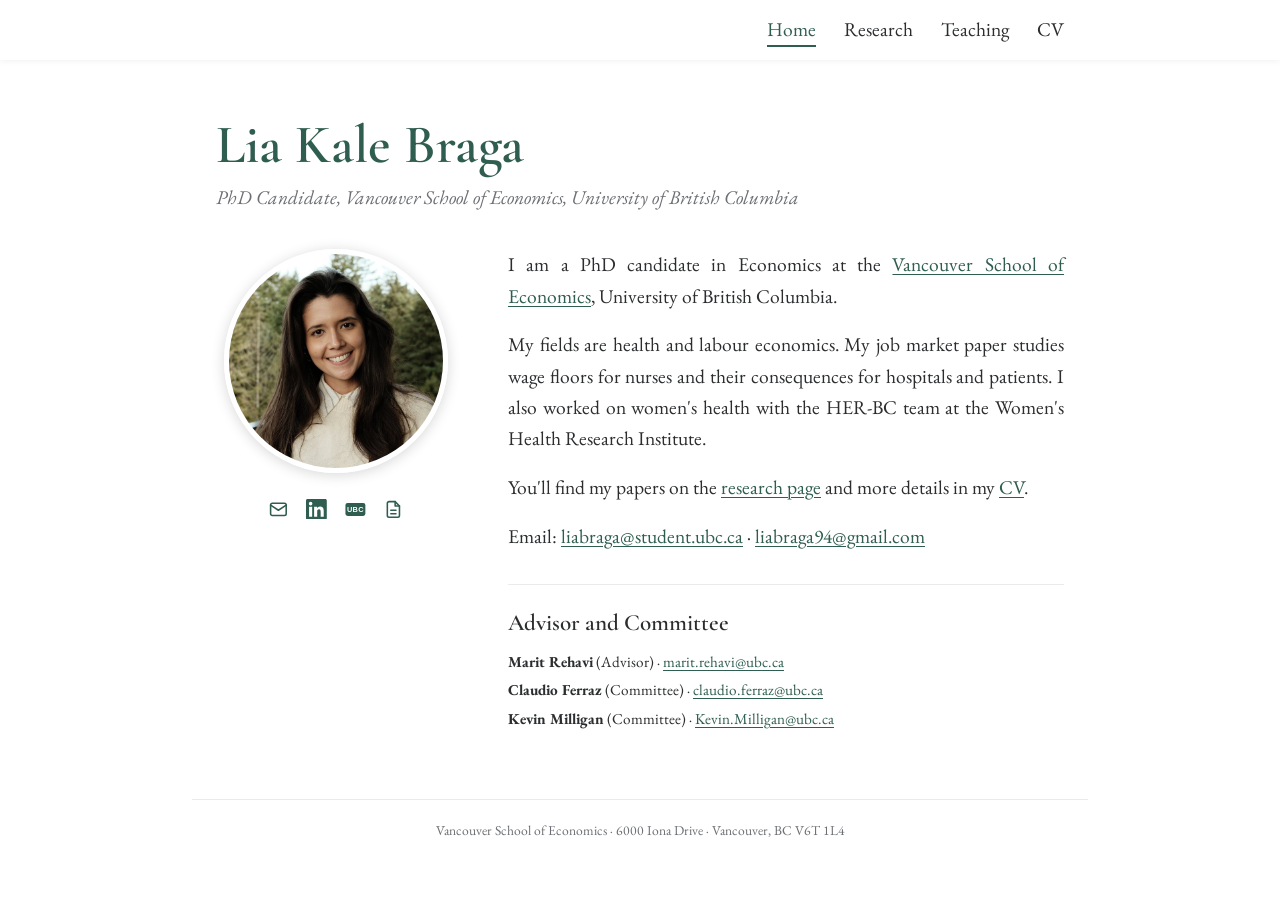
<file: index.html>
<!doctype html>
<html lang="en">
<head>
  <meta charset="utf-8">
  <meta name="viewport" content="width=device-width, initial-scale=1">
  <title>Lia Kale Braga</title>
  <meta name="description" content="PhD candidate in Economics at the Vancouver School of Economics, University of British Columbia. Health economics and labour economics.">
  <link rel="preconnect" href="https://fonts.googleapis.com">
  <link rel="preconnect" href="https://fonts.gstatic.com" crossorigin>
  <link href="https://fonts.googleapis.com/css2?family=Cormorant+Garamond:wght@500;600&family=EB+Garamond:ital,wght@0,400;0,600;1,400&display=swap" rel="stylesheet">
  <link rel="stylesheet" href="style.css">
</head>
<body>

<nav class="topbar">
  <ul class="wrap">
    <li><a href="index.html" aria-current="page">Home</a></li>
    <li><a href="research.html">Research</a></li>
    <li><a href="teaching.html">Teaching</a></li>
    <li><a href="cv.pdf">CV</a></li>
  </ul>
</nav>

<main class="wrap">

  <header class="masthead">
    <h1>Lia Kale Braga</h1>
    <p class="subtitle">PhD Candidate, Vancouver School of Economics, University of British Columbia</p>
  </header>

  <div class="home">

    <aside class="profile">
      <img class="photo" src="photo.jpg" alt="Lia Kale Braga">
      <p class="icons">
        <a href="mailto:liabraga@student.ubc.ca" title="Email" aria-label="Email">
          <svg viewBox="0 0 24 24" fill="none" stroke="currentColor" stroke-width="1.8" stroke-linecap="round" stroke-linejoin="round"><rect x="3" y="5" width="18" height="14" rx="2"/><path d="m3 7 9 6 9-6"/></svg>
        </a>
        <a href="https://www.linkedin.com/in/lia-kale-b5a305446/" title="LinkedIn" aria-label="LinkedIn">
          <svg viewBox="0 0 24 24" fill="currentColor"><path d="M20.45 20.45h-3.55v-5.57c0-1.33-.03-3.04-1.85-3.04-1.85 0-2.14 1.45-2.14 2.94v5.67H9.35V9h3.41v1.56h.05c.48-.9 1.64-1.85 3.37-1.85 3.6 0 4.27 2.37 4.27 5.46v6.28zM5.34 7.43a2.06 2.06 0 1 1 0-4.12 2.06 2.06 0 0 1 0 4.12zM7.12 20.45H3.56V9h3.56v11.45zM22.22 0H1.77C.79 0 0 .77 0 1.73v20.54C0 23.23.79 24 1.77 24h20.45c.98 0 1.78-.77 1.78-1.73V1.73C24 .77 23.2 0 22.22 0z"/></svg>
        </a>
        <a href="https://economics.ubc.ca/profile/lia-lorena-kale-ribeiro-braga/" title="UBC profile" aria-label="UBC profile">
          <svg viewBox="0 0 24 24"><rect x="0.5" y="4.5" width="23" height="15" rx="2.5" fill="currentColor"/><text x="12" y="15.3" text-anchor="middle" font-family="Helvetica, Arial, sans-serif" font-size="8.5" font-weight="700" letter-spacing="0.4" fill="#fff">UBC</text></svg>
        </a>
        <a href="cv.pdf" title="CV" aria-label="CV">
          <svg viewBox="0 0 24 24" fill="none" stroke="currentColor" stroke-width="1.8" stroke-linecap="round" stroke-linejoin="round"><path d="M14 3H7a2 2 0 0 0-2 2v14a2 2 0 0 0 2 2h10a2 2 0 0 0 2-2V8z"/><path d="M14 3v5h5M9 13h6M9 17h6"/></svg>
        </a>
        <!-- Google Scholar: add a link here once you have a profile -->
      </p>
    </aside>

    <section class="bio">
      <p>I am a PhD candidate in Economics at the <a href="https://economics.ubc.ca/">Vancouver School of Economics</a>, University of British Columbia.</p>
      <p>My fields are health and labour economics. My job market paper studies wage floors for nurses and their consequences for hospitals and patients. I also worked on women's health with the HER-BC team at the Women's Health Research Institute.</p>
      <p>You'll find my papers on the <a href="research.html">research page</a> and more details in my <a href="cv.pdf">CV</a>.</p>
      <p>Email: <a href="mailto:liabraga@student.ubc.ca">liabraga@student.ubc.ca</a> · <a href="mailto:liabraga94@gmail.com">liabraga94@gmail.com</a></p>

      <div class="advisors">
        <h2>Advisor and Committee</h2>
        <ul>
          <li><strong>Marit Rehavi</strong> (Advisor) · <a href="mailto:marit.rehavi@ubc.ca">marit.rehavi@ubc.ca</a></li>
          <li><strong>Claudio Ferraz</strong> (Committee) · <a href="mailto:claudio.ferraz@ubc.ca">claudio.ferraz@ubc.ca</a></li>
          <li><strong>Kevin Milligan</strong> (Committee) · <a href="mailto:Kevin.Milligan@ubc.ca">Kevin.Milligan@ubc.ca</a></li>
        </ul>
      </div>
    </section>

  </div>

</main>

<footer>Vancouver School of Economics · 6000 Iona Drive · Vancouver, BC V6T 1L4</footer>

</body>
</html>
</file>
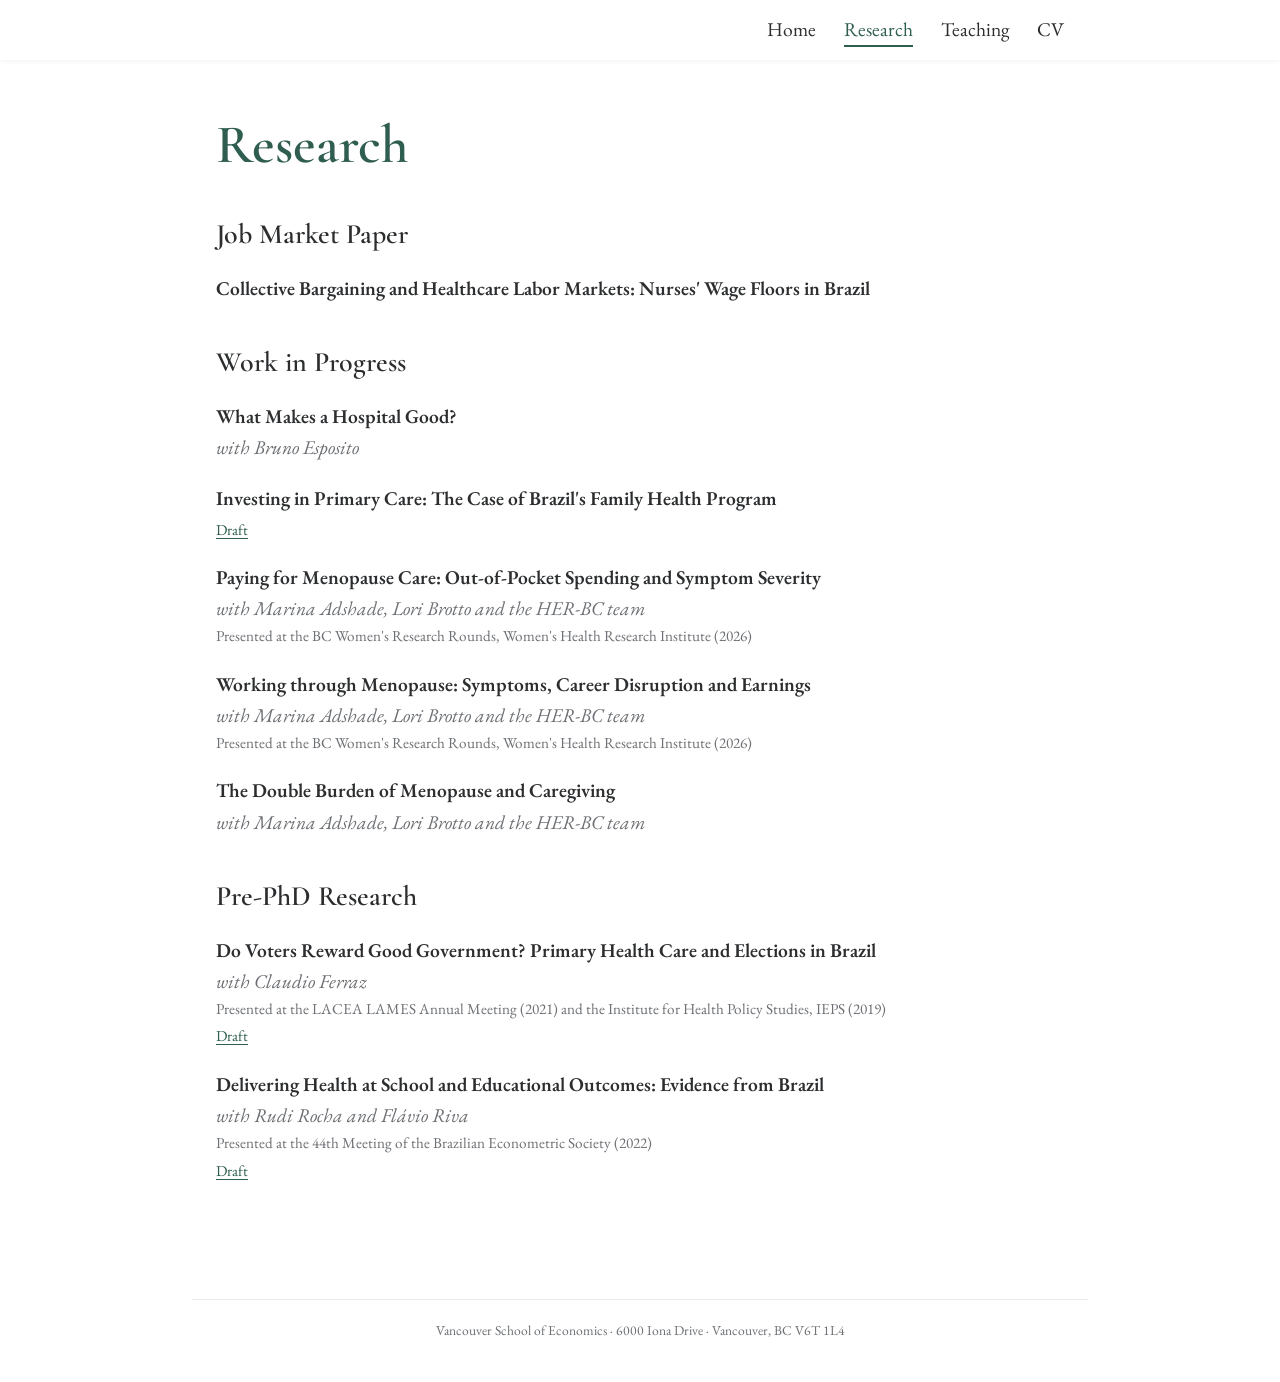
<file: research.html>
<!doctype html>
<html lang="en">
<head>
  <meta charset="utf-8">
  <meta name="viewport" content="width=device-width, initial-scale=1">
  <title>Research · Lia Kale Braga</title>
  <link rel="preconnect" href="https://fonts.googleapis.com">
  <link rel="preconnect" href="https://fonts.gstatic.com" crossorigin>
  <link href="https://fonts.googleapis.com/css2?family=Cormorant+Garamond:wght@500;600&family=EB+Garamond:ital,wght@0,400;0,600;1,400&display=swap" rel="stylesheet">
  <link rel="stylesheet" href="style.css">
</head>
<body>

<nav class="topbar">
  <ul class="wrap">
    <li><a href="index.html">Home</a></li>
    <li><a href="research.html" aria-current="page">Research</a></li>
    <li><a href="teaching.html">Teaching</a></li>
    <li><a href="cv.pdf">CV</a></li>
  </ul>
</nav>

<main class="wrap page">

  <h1>Research</h1>

  <h2>Job Market Paper</h2>
  <article class="paper">
    <p class="title">Collective Bargaining and Healthcare Labor Markets: Nurses' Wage Floors in Brazil</p>
    <!-- Paste the abstract between the <p> tags and uncomment:
    <p class="abstract">ABSTRACT GOES HERE</p>
    -->
    <!-- Link to the paper once it is in this folder (e.g. braga_jmp.pdf):
    <p class="paper-links"><a href="braga_jmp.pdf">Paper (PDF)</a></p>
    -->
  </article>

  <h2>Work in Progress</h2>
  <article class="paper">
    <p class="title">What Makes a Hospital Good?</p>
    <p class="authors">with Bruno Esposito</p>
  </article>
  <article class="paper">
    <p class="title">Investing in Primary Care: The Case of Brazil's Family Health Program</p>
    <p class="paper-links"><a href="investing_in_primary_care.pdf">Draft</a></p>
  </article>
  <article class="paper">
    <p class="title">Paying for Menopause Care: Out-of-Pocket Spending and Symptom Severity</p>
    <p class="authors">with Marina Adshade, Lori Brotto and the HER-BC team</p>
    <p class="venues">Presented at the BC Women's Research Rounds, Women's Health Research Institute (2026)</p>
  </article>
  <article class="paper">
    <p class="title">Working through Menopause: Symptoms, Career Disruption and Earnings</p>
    <p class="authors">with Marina Adshade, Lori Brotto and the HER-BC team</p>
    <p class="venues">Presented at the BC Women's Research Rounds, Women's Health Research Institute (2026)</p>
  </article>
  <article class="paper">
    <p class="title">The Double Burden of Menopause and Caregiving</p>
    <p class="authors">with Marina Adshade, Lori Brotto and the HER-BC team</p>
  </article>
  <h2>Pre-PhD Research</h2>
  <article class="paper">
    <p class="title">Do Voters Reward Good Government? Primary Health Care and Elections in Brazil</p>
    <p class="authors">with Claudio Ferraz</p>
    <p class="venues">Presented at the LACEA LAMES Annual Meeting (2021) and the Institute for Health Policy Studies, IEPS (2019)</p>
    <p class="paper-links"><a href="do_voters_reward_good_government.pdf">Draft</a></p>
  </article>
  <article class="paper">
    <p class="title">Delivering Health at School and Educational Outcomes: Evidence from Brazil</p>
    <p class="authors">with Rudi Rocha and Flávio Riva</p>
    <p class="venues">Presented at the 44th Meeting of the Brazilian Econometric Society (2022)</p>
    <p class="paper-links"><a href="delivering_health_at_school.pdf">Draft</a></p>
  </article>

</main>

<footer>Vancouver School of Economics · 6000 Iona Drive · Vancouver, BC V6T 1L4</footer>

</body>
</html>
</file>
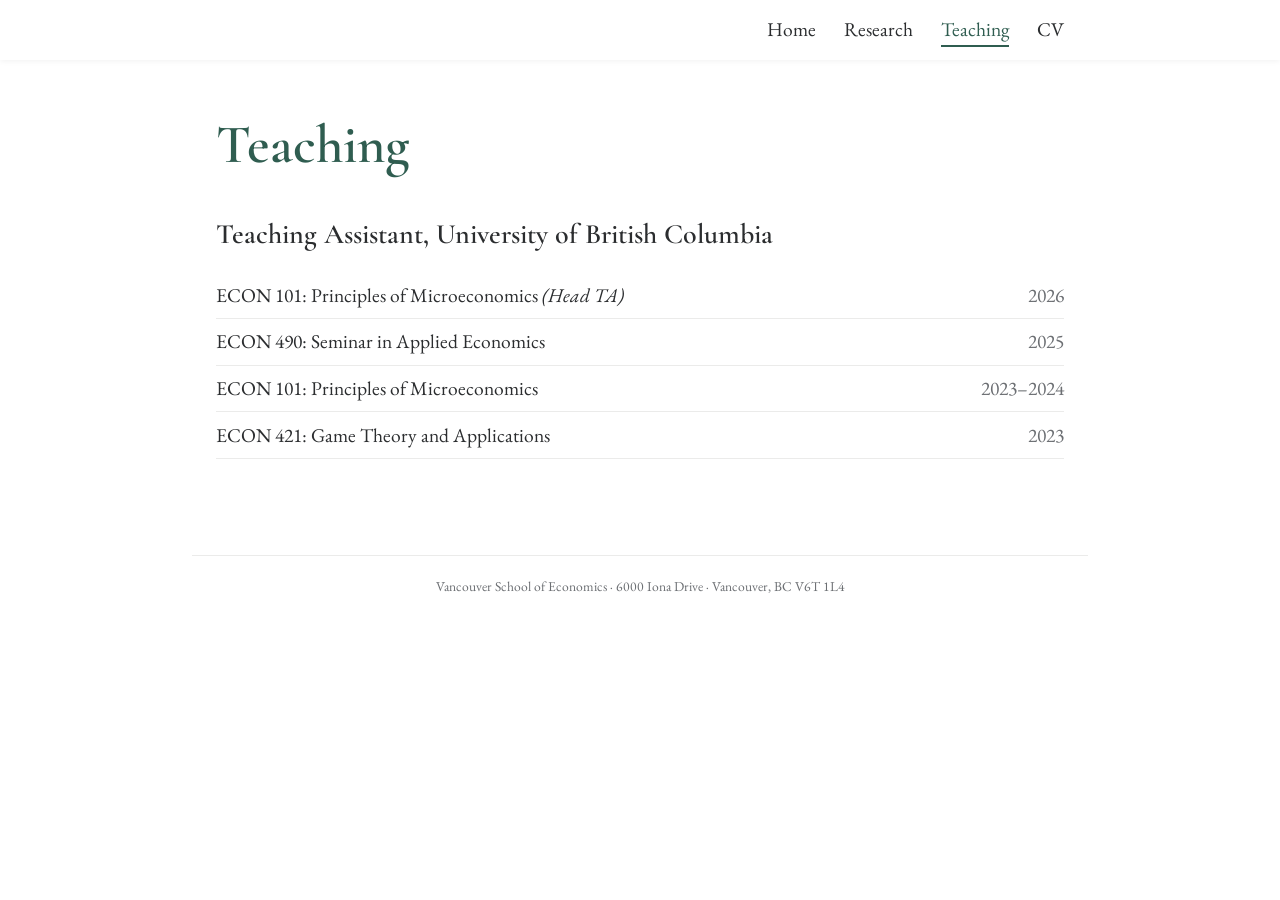
<file: teaching.html>
<!doctype html>
<html lang="en">
<head>
  <meta charset="utf-8">
  <meta name="viewport" content="width=device-width, initial-scale=1">
  <title>Teaching · Lia Kale Braga</title>
  <link rel="preconnect" href="https://fonts.googleapis.com">
  <link rel="preconnect" href="https://fonts.gstatic.com" crossorigin>
  <link href="https://fonts.googleapis.com/css2?family=Cormorant+Garamond:wght@500;600&family=EB+Garamond:ital,wght@0,400;0,600;1,400&display=swap" rel="stylesheet">
  <link rel="stylesheet" href="style.css">
</head>
<body>

<nav class="topbar">
  <ul class="wrap">
    <li><a href="index.html">Home</a></li>
    <li><a href="research.html">Research</a></li>
    <li><a href="teaching.html" aria-current="page">Teaching</a></li>
    <li><a href="cv.pdf">CV</a></li>
  </ul>
</nav>

<main class="wrap page">

  <h1>Teaching</h1>

  <h2>Teaching Assistant, University of British Columbia</h2>
  <ul class="entries">
    <li><span>ECON 101: Principles of Microeconomics <em>(Head TA)</em></span><span class="year">2026</span></li>
    <li><span>ECON 490: Seminar in Applied Economics</span><span class="year">2025</span></li>
    <li><span>ECON 101: Principles of Microeconomics</span><span class="year">2023–2024</span></li>
    <li><span>ECON 421: Game Theory and Applications</span><span class="year">2023</span></li>
  </ul>

</main>

<footer>Vancouver School of Economics · 6000 Iona Drive · Vancouver, BC V6T 1L4</footer>

</body>
</html>
</file>
<file: style.css>
/* ------------------------------------------------------------ Colours */
:root {
  color-scheme: light;
  --bg: #ffffff;
  --text: #2b2d2f;
  --muted: #6c6f73;
  --rule: #ebebea;
  --accent: #2f5d50;      /* forest green: name, links, active page */
}

/* ------------------------------------------------------------ Base */
* { box-sizing: border-box; }
body {
  margin: 0;
  background: var(--bg);
  color: var(--text);
  font-family: "EB Garamond", Garamond, Georgia, serif;
  font-size: 1.22rem;
  line-height: 1.6;
}
a {
  color: var(--accent);
  text-decoration: underline;
  text-decoration-thickness: 1px;
  text-underline-offset: 3px;
}
a:hover { text-decoration-thickness: 2px; }
.wrap { max-width: 56rem; margin: 0 auto; padding: 0 1.5rem; }

/* ------------------------------------------------------------ Top bar */
.topbar {
  position: sticky; top: 0; z-index: 10;
  background: var(--bg);
  box-shadow: 0 1px 6px rgba(0, 0, 0, 0.06);
}
.topbar ul {
  display: flex; justify-content: flex-end; gap: 1.75rem;
  list-style: none; margin: 0 auto; height: 3.75rem; align-items: center;
}
.topbar a {
  color: var(--text);
  text-decoration: none;
  padding-bottom: 3px;
  border-bottom: 2px solid transparent;
}
.topbar a:hover { color: var(--accent); }
.topbar a[aria-current="page"] { color: var(--accent); border-bottom-color: var(--accent); }

/* ------------------------------------------------------------ Home */
.masthead { margin: 3.5rem 0 2.25rem; }
h1 {
  font-family: "Cormorant Garamond", Garamond, Georgia, serif;
  font-weight: 600;
  font-size: 3.4rem;
  line-height: 1.1;
  color: var(--accent);
  margin: 0 0 0.4rem;
}
.subtitle { font-style: italic; color: var(--muted); margin: 0; }

.home {
  display: grid;
  grid-template-columns: 15rem 1fr;
  gap: 3.25rem;
  align-items: start;
}
.profile { text-align: center; }
.photo {
  width: 14rem; height: 14rem;
  border-radius: 50%; object-fit: cover;
  border: 5px solid #fff;                     /* white ring, as on LinkedIn */
  box-shadow: 0 2px 14px rgba(0, 0, 0, 0.16);
}
.icons { display: flex; justify-content: center; gap: 1.1rem; margin: 1rem 0 0; }
.icons a { color: var(--accent); }
.icons a:hover { opacity: 0.7; }
.icons svg { width: 1.3rem; height: 1.3rem; display: block; }

.bio p { margin: 0 0 1.1rem; text-align: justify; hyphens: auto; }
.bio a { hyphens: none; }                     /* never break email addresses with a hyphen */

.advisors {
  margin-top: 2rem; padding-top: 1.25rem;
  border-top: 1px solid var(--rule);
  font-size: 0.95rem;
}
.advisors h2 { font-size: 1.45rem; margin: 0 0 0.5rem; }
.advisors ul { list-style: none; margin: 0; padding: 0; }
.advisors li { margin-bottom: 0.25rem; }

/* ------------------------------------------------------------ Inner pages */
.page { padding-top: 3.5rem; padding-bottom: 2rem; }
.page h1 { margin-bottom: 1.5rem; }
h2 {
  font-family: "Cormorant Garamond", Garamond, Georgia, serif;
  font-weight: 600;
  font-size: 1.75rem;
  margin: 2.25rem 0 1rem;
}

/* Papers */
.paper { margin-bottom: 1.25rem; }
.paper p { margin: 0; }
.paper .title { font-weight: 600; }
.paper .authors { color: var(--muted); font-style: italic; }
.paper .abstract { margin-top: 0.5rem; font-size: 1rem; text-align: justify; hyphens: auto; }
.paper .venues { color: var(--muted); font-size: 0.95rem; }
.paper .paper-links { margin-top: 0.2rem; font-size: 0.95rem; }

/* Teaching */
.entries { list-style: none; margin: 0; padding: 0; }
.entries li {
  display: flex; justify-content: space-between; gap: 1rem;
  padding: 0.45rem 0;
  border-bottom: 1px solid var(--rule);
}
.entries .year { color: var(--muted); white-space: nowrap; }

footer {
  max-width: 56rem; margin: 4rem auto 0; padding: 1.25rem 1.5rem 2.5rem;
  border-top: 1px solid var(--rule);
  color: var(--muted); font-size: 0.85rem; text-align: center;
}

/* ------------------------------------------------------------ Phones */
@media (max-width: 720px) {
  body { font-size: 1.02rem; }
  .topbar ul { justify-content: center; gap: 1.25rem; }
  .masthead { margin-top: 2.25rem; text-align: center; }
  h1 { font-size: 2.4rem; }
  .home { grid-template-columns: 1fr; gap: 1.75rem; }
  .photo { width: 11rem; height: 11rem; }
  .bio p { text-align: left; }
}
</file>
